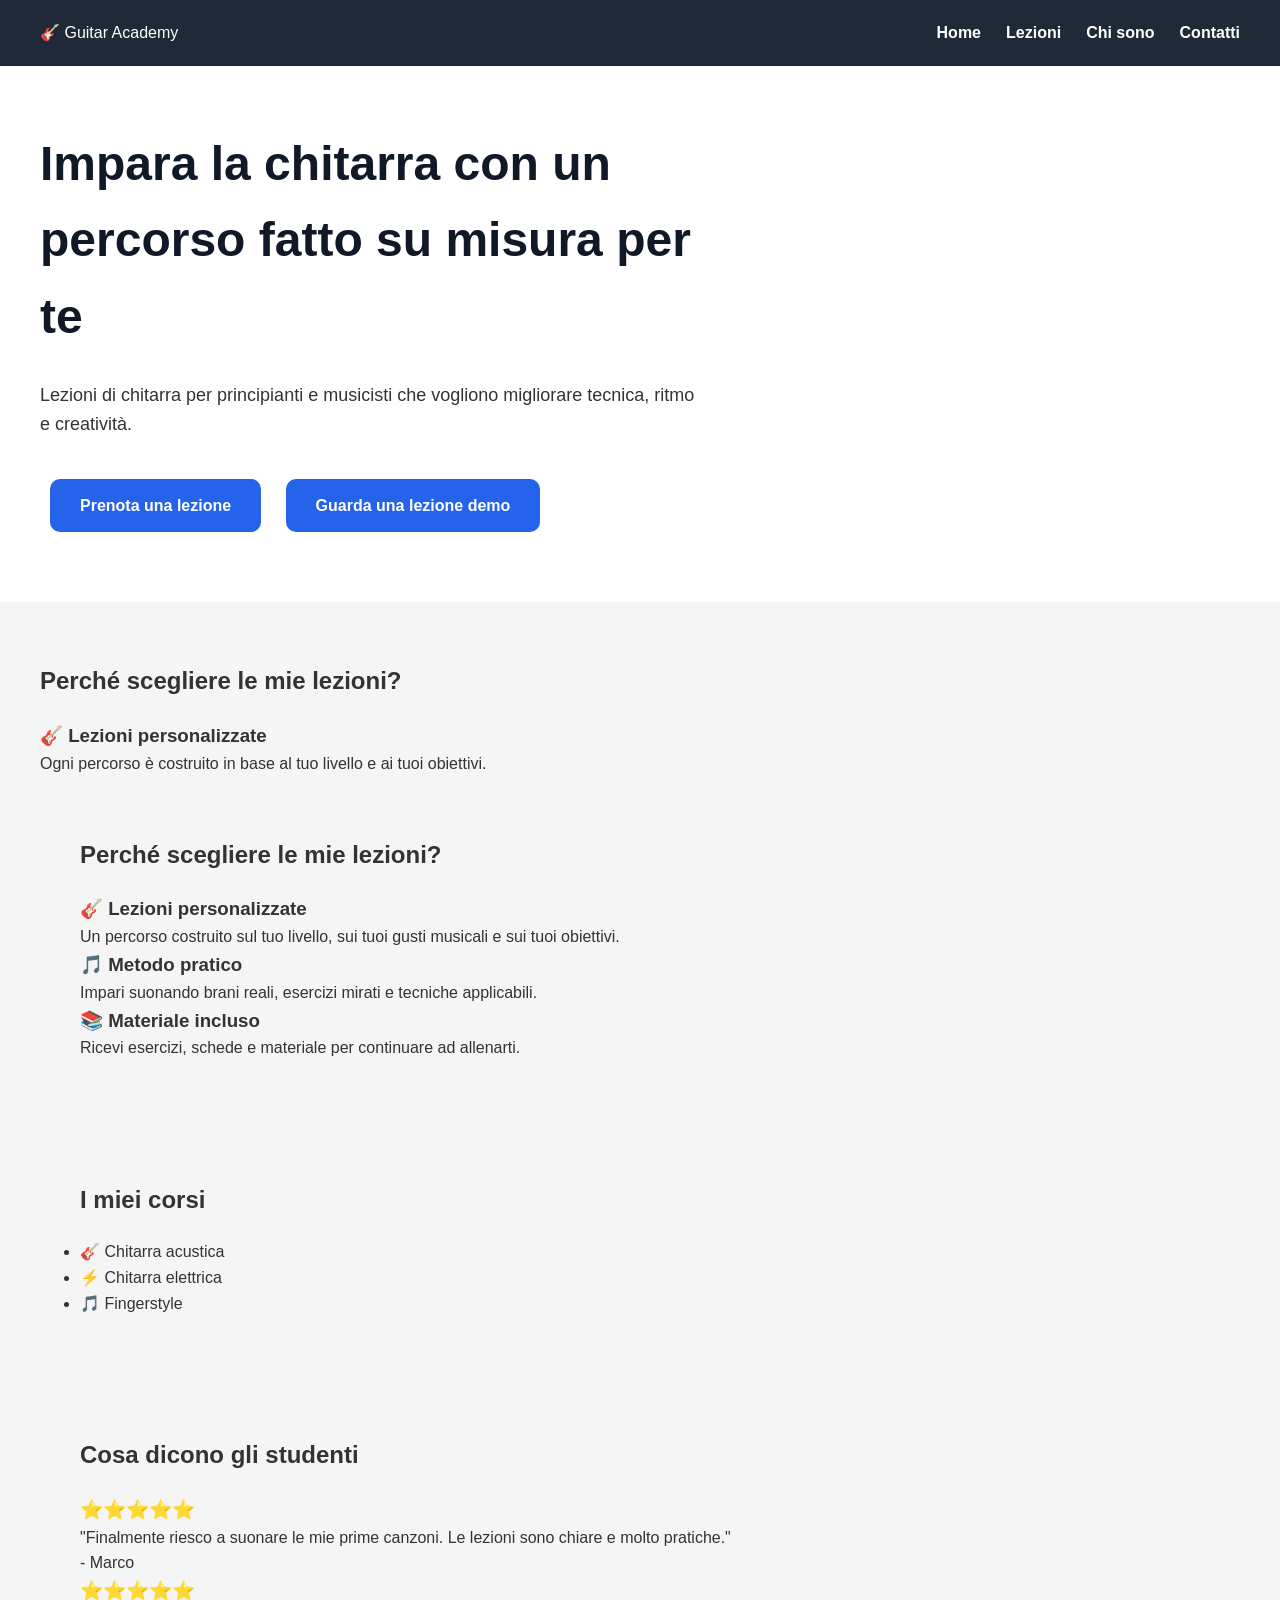
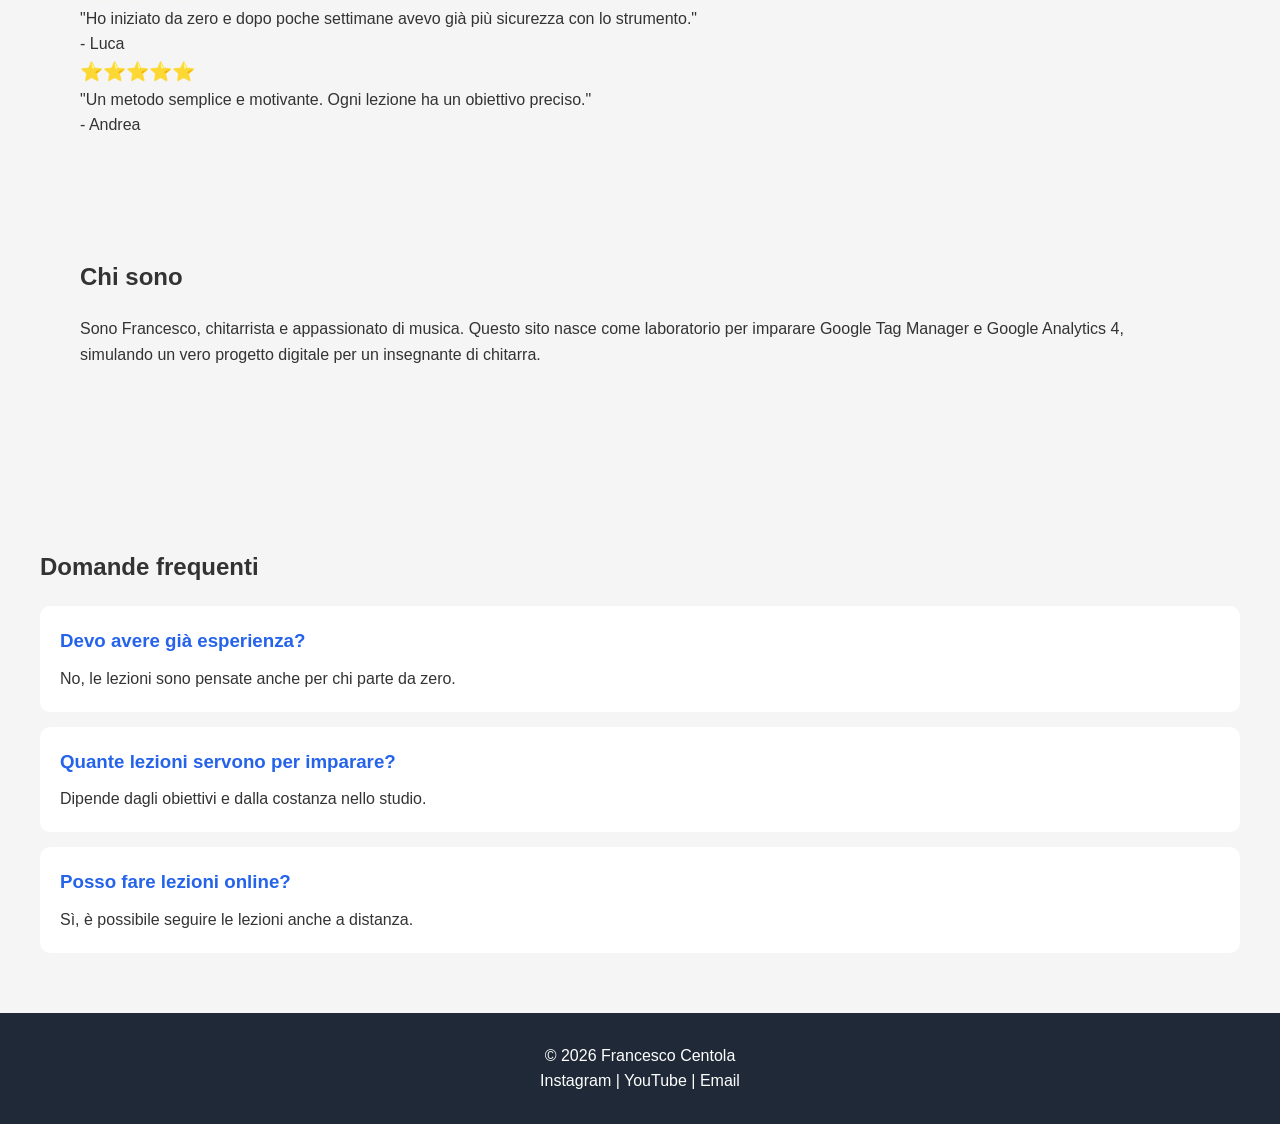
<file: index.html>
<!DOCTYPE html>
<html lang="it">

<head>

    <meta charset="UTF-8">
    <meta name="viewport" content="width=device-width, initial-scale=1.0">

    <title>Francesco Centola | Lezioni di Chitarra</title>

    <!-- Google Tag Manager -->
    <script>
    (function(w,d,s,l,i){
        w[l]=w[l]||[];
        w[l].push({'gtm.start':
        new Date().getTime(),event:'gtm.js'});
        var f=d.getElementsByTagName(s)[0],
        j=d.createElement(s),
        dl=l!='dataLayer'?'&l='+l:'';
        j.async=true;
        j.src='https://www.googletagmanager.com/gtm.js?id='+i+dl;
        f.parentNode.insertBefore(j,f);
    })(window,document,'script','dataLayer','GTM-55B593S8');
    </script>
    <!-- End Google Tag Manager -->

    <link rel="stylesheet" href="css/style.css">

</head>

<body>

<!-- Google Tag Manager (noscript) -->
<noscript>
<iframe src="https://www.googletagmanager.com/ns.html?id=GTM-55B593S8"
height="0"
width="0"
style="display:none;visibility:hidden">
</iframe>
</noscript>
<!-- End Google Tag Manager (noscript) -->


<header>

   <nav>

    <div class="logo">
        🎸 Guitar Academy
    </div>

    <ul>
        <li><a href="#">Home</a></li>
        <li><a href="#corsi">Lezioni</a></li>
        <li><a href="#about">Chi sono</a></li>
        <li><a href="contatti.html">Contatti</a></li>
    </ul>

</nav>
</header>


<main>

<section class="hero">

    <div class="hero-text">

        <h1>
            Impara la chitarra con un percorso fatto su misura per te
        </h1>


        <p>
            Lezioni di chitarra per principianti e musicisti
            che vogliono migliorare tecnica, ritmo e creatività.
        </p>


        <div class="hero-buttons">

            <a href="contatti.html" id="btn-prenota">
                Prenota una lezione
            </a>


            <a href="https://www.youtube.com"
               target="_blank"
               id="btn-demo">
                Guarda una lezione demo
            </a>

        </div>


    </div>

</section>



<section>

<h2>Perché scegliere le mie lezioni?</h2>

<div>

<h3>🎸 Lezioni personalizzate</h3>

<p>
Ogni percorso è costruito in base al tuo livello e ai tuoi obiettivi.
</p>

</div>

<section id="vantaggi">

<h2>
Perché scegliere le mie lezioni?
</h2>


<div class="cards">


<div class="card">

<h3>🎸 Lezioni personalizzate</h3>

<p>
Un percorso costruito sul tuo livello,
sui tuoi gusti musicali e sui tuoi obiettivi.
</p>

</div>



<div class="card">

<h3>🎵 Metodo pratico</h3>

<p>
Impari suonando brani reali,
esercizi mirati e tecniche applicabili.
</p>

</div>



<div class="card">

<h3>📚 Materiale incluso</h3>

<p>
Ricevi esercizi, schede e materiale
per continuare ad allenarti.
</p>

</div>


</div>


</section>



<section id="corsi">

<h2>I miei corsi</h2>

<ul>

<li>🎸 Chitarra acustica</li>

<li>⚡ Chitarra elettrica</li>

<li>🎵 Fingerstyle</li>

</ul>

</section>

<section id="testimonianze">

<h2>
Cosa dicono gli studenti
</h2>


<div class="cards">


<div class="card">

<h3>⭐⭐⭐⭐⭐</h3>

<p>
"Finalmente riesco a suonare le mie prime canzoni.
Le lezioni sono chiare e molto pratiche."
</p>

<p>
- Marco
</p>

</div>



<div class="card">

<h3>⭐⭐⭐⭐⭐</h3>

<p>
"Ho iniziato da zero e dopo poche settimane
avevo già più sicurezza con lo strumento."
</p>

<p>
- Luca
</p>

</div>



<div class="card">

<h3>⭐⭐⭐⭐⭐</h3>

<p>
"Un metodo semplice e motivante.
Ogni lezione ha un obiettivo preciso."
</p>

<p>
- Andrea
</p>

</div>


</div>


</section>

<section id="about">

<h2>Chi sono</h2>

<p>

Sono Francesco, chitarrista e appassionato di musica.

Questo sito nasce come laboratorio per imparare
Google Tag Manager e Google Analytics 4,
simulando un vero progetto digitale per un insegnante
di chitarra.

</p>

</section>

</main>

<section id="faq">

<h2>
Domande frequenti
</h2>


<div class="faq-item">

<h3>
Devo avere già esperienza?
</h3>

<p>
No, le lezioni sono pensate anche per chi parte da zero.
</p>

</div>



<div class="faq-item">

<h3>
Quante lezioni servono per imparare?
</h3>

<p>
Dipende dagli obiettivi e dalla costanza nello studio.
</p>

</div>



<div class="faq-item">

<h3>
Posso fare lezioni online?
</h3>

<p>
Sì, è possibile seguire le lezioni anche a distanza.
</p>

</div>


</section>

<footer id="contatti">

<p>© 2026 Francesco Centola</p>

<p>
Instagram |
YouTube |
Email
</p>

</footer>

<script src="js/script.js"></script>

</body>
</html>
</file>
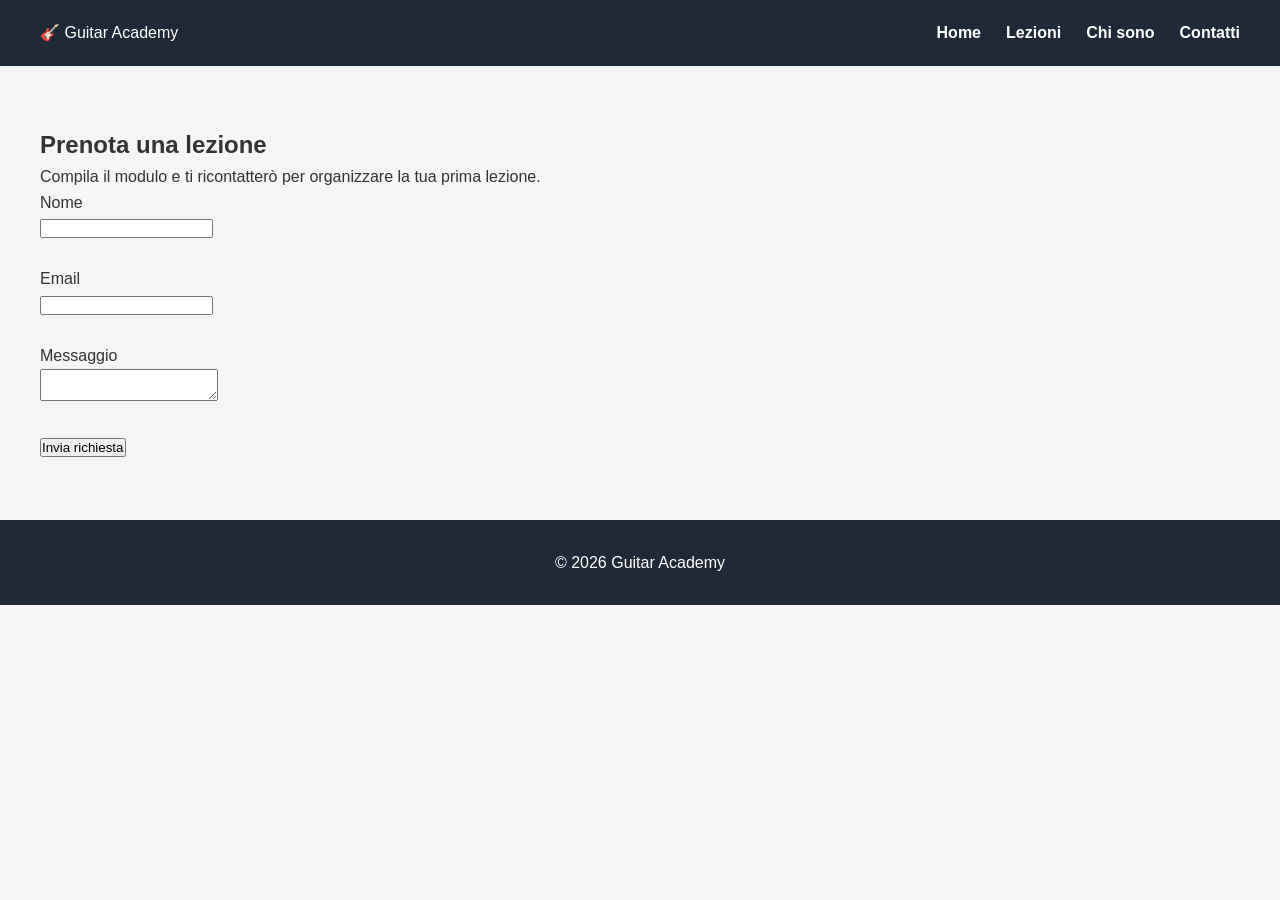
<file: contatti.html>
<!DOCTYPE html>
<html lang="it">

<head>

<meta charset="UTF-8">
<meta name="viewport" content="width=device-width, initial-scale=1.0">

<title>Contatti | Guitar Academy</title>


<!-- Google Tag Manager -->
<script>
(function(w,d,s,l,i){
w[l]=w[l]||[];
w[l].push({'gtm.start':
new Date().getTime(),event:'gtm.js'});
var f=d.getElementsByTagName(s)[0],
j=d.createElement(s),
dl=l!='dataLayer'?'&l='+l:'';
j.async=true;
j.src='https://www.googletagmanager.com/gtm.js?id='+i+dl;
f.parentNode.insertBefore(j,f);
})(window,document,'script','dataLayer','GTM-55B593S8');
</script>
<!-- End Google Tag Manager -->


<link rel="stylesheet" href="css/style.css">


</head>


<body>


<header>

<nav>

<div class="logo">
🎸 Guitar Academy
</div>


<ul>

<li><a href="index.html">Home</a></li>

<li><a href="index.html#corsi">Lezioni</a></li>

<li><a href="index.html#about">Chi sono</a></li>

<li><a href="contatti.html">Contatti</a></li>

</ul>


</nav>

</header>



<section>


<h1>
Prenota una lezione
</h1>


<p>
Compila il modulo e ti ricontatterò per organizzare
la tua prima lezione.
</p>



<form action="grazie.html" method="get" id="contact-form">


<label>
Nome
</label>

<br>

<input type="text" name="nome">


<br><br>


<label>
Email
</label>

<br>

<input type="email" name="email">


<br><br>


<label>
Messaggio
</label>

<br>

<textarea name="messaggio"></textarea>


<br><br>


<button type="submit">
Invia richiesta
</button>


</form>


</section>



<footer>

<p>
© 2026 Guitar Academy
</p>

</footer>



</body>

</html>
</file>
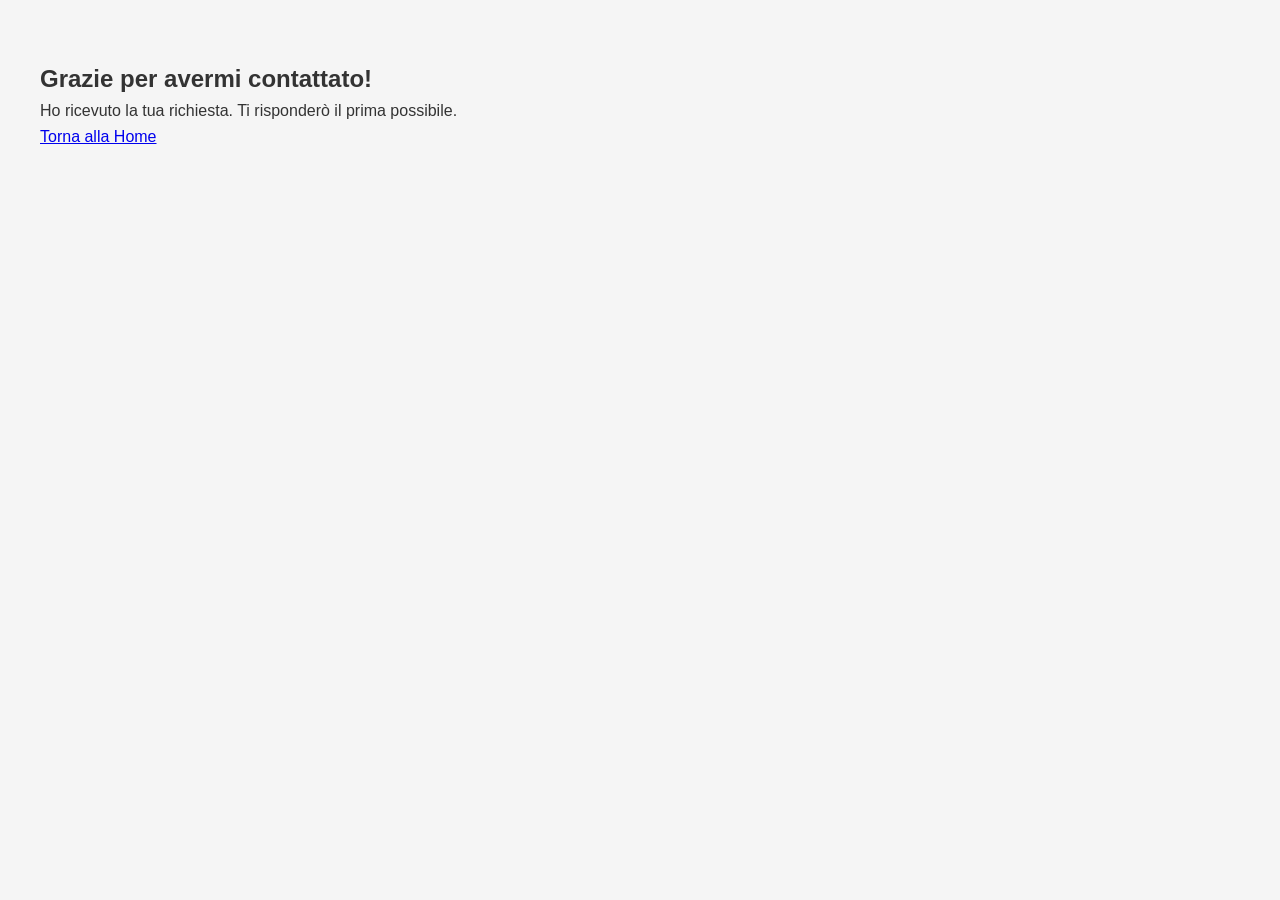
<file: grazie.html>
<!DOCTYPE html>
<html lang="it">

<head>

<meta charset="UTF-8">

<title>Grazie | Guitar Academy</title>

<link rel="stylesheet" href="css/style.css">

</head>


<body>


<section>

<h1>
Grazie per avermi contattato!
</h1>


<p>
Ho ricevuto la tua richiesta.
Ti risponderò il prima possibile.
</p>


<a href="index.html">
Torna alla Home
</a>


</section>


</body>

</html>
</file>
<file: css/style.css>
* {
    margin: 0;
    padding: 0;
    box-sizing: border-box;
}

body {
    font-family: Arial, Helvetica, sans-serif;
    background: #f5f5f5;
    color: #333;
    line-height: 1.6;
}

header {
    background: #1f2937;
    color: white;
    padding: 20px 40px;
}

nav {
    display: flex;
    justify-content: space-between;
    align-items: center;
}

nav ul {
    list-style: none;
    display: flex;
    gap: 25px;
}

nav a {
    color: white;
    text-decoration: none;
    font-weight: bold;
}

.hero {
    display: flex;
    justify-content: space-between;
    align-items: center;
    padding: 60px 40px;
    background: white;
    gap: 40px;
}

.hero-text {
    width: 55%;
}

.hero-text h1 {
    font-size: 48px;
    margin-bottom: 25px;
    color: #111827;
}

.hero-text p {
    margin-bottom: 30px;
    font-size: 18px;
}

.hero-text a {

    display: inline-block;
    margin: 10px;
    padding: 14px 30px;

    background: #2563eb;
    color: white;

    text-decoration: none;

    border-radius: 10px;

    font-weight: bold;

}

.hero-image img {
    width: 350px;
    border-radius: 15px;
}

section {
    padding: 60px 40px;
}

section h2 {
    margin-bottom: 20px;
}

footer {
    background: #1f2937;
    color: white;

    .cards {

    display: flex;
    gap: 25px;
    margin-top: 30px;

}


.card {

    background: white;
    padding: 30px;

    border-radius: 15px;

    flex: 1;

    box-shadow: 0 5px 15px rgba(0,0,0,0.08);

}


.card h3 {

    margin-bottom: 15px;
    color: #2563eb;

}
    text-align: center;
    padding: 30px;
}

.faq-item {

    background: white;

    padding: 20px;

    margin-top: 15px;

    border-radius: 10px;

}


.faq-item h3 {
    form {

    background: white;

    padding: 30px;

    border-radius: 15px;

    max-width: 500px;

    margin-top: 30px;

    box-shadow: 0 5px 15px rgba(0,0,0,0.08);

}


input,
textarea {

    width: 100%;

    padding: 12px;

    margin-top: 8px;

    border: 1px solid #ddd;

    border-radius: 8px;

}


textarea {

    height: 120px;

}


button {

    background: #2563eb;

    color: white;

    border: none;

    padding: 14px 30px;

    border-radius: 10px;

    font-weight: bold;

    cursor: pointer;

}

    color: #2563eb;

    margin-bottom: 10px;

}
</file>
